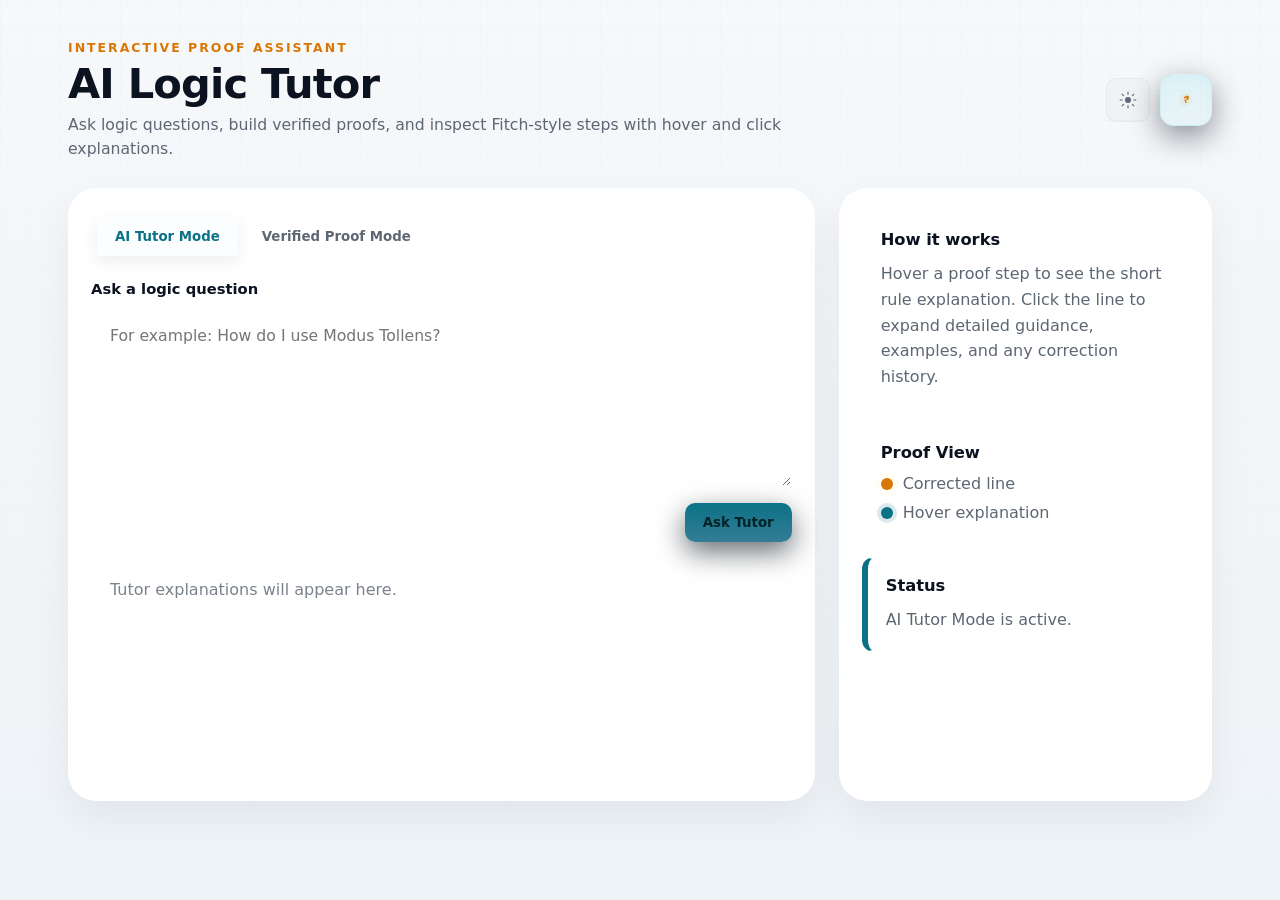
<file: Frontend/index.html>
<!DOCTYPE html>
<html lang="en">
<head>
  <meta charset="UTF-8" />
  <meta name="viewport" content="width=device-width, initial-scale=1.0" />
  <title>AI Logic Tutor</title>
  <link rel="stylesheet" href="styles.css" />
</head>
<body>
  <div class="app-shell">
    <header class="hero">
      <div>
        <p class="eyebrow">Interactive proof assistant</p>
        <h1>AI Logic Tutor</h1>
        <p class="subtitle">Ask logic questions, build verified proofs, and inspect Fitch-style steps with hover and click explanations.</p>
      </div>
      <div class="header-actions">
        <button class="theme-toggle" id="themeToggle" type="button" aria-pressed="false" aria-label="Toggle color theme">
          <!-- Sun icon (light mode) -->
          <svg class="icon icon-sun" width="18" height="18" viewBox="0 0 24 24" xmlns="http://www.w3.org/2000/svg" aria-hidden="true">
            <circle cx="12" cy="12" r="4" fill="currentColor" />
            <g stroke="currentColor" stroke-width="1.4" stroke-linecap="round">
              <line x1="12" y1="1.5" x2="12" y2="4.5" />
              <line x1="12" y1="19.5" x2="12" y2="22.5" />
              <line x1="1.5" y1="12" x2="4.5" y2="12" />
              <line x1="19.5" y1="12" x2="22.5" y2="12" />
              <line x1="4.2" y1="4.2" x2="6.2" y2="6.2" />
              <line x1="17.8" y1="17.8" x2="19.8" y2="19.8" />
              <line x1="4.2" y1="19.8" x2="6.2" y2="17.8" />
              <line x1="17.8" y1="6.2" x2="19.8" y2="4.2" />
            </g>
          </svg>

          <!-- Moon icon (dark mode) -->
          <svg class="icon icon-moon" width="18" height="18" viewBox="0 0 24 24" xmlns="http://www.w3.org/2000/svg" aria-hidden="true">
            <path d="M21 12.79A9 9 0 1111.21 3 7 7 0 0021 12.79z" fill="currentColor" />
            <path d="M14.5 8.5a4 4 0 11-5.6 5.6" stroke="rgba(255,255,255,0.18)" stroke-width="0.6" fill="none" />
          </svg>
        </button>

        <button class="help-button" id="helpButton" type="button" aria-label="Open help">
          <svg width="18" height="18" viewBox="0 0 24 24" xmlns="http://www.w3.org/2000/svg" aria-hidden="true">
            <circle cx="12" cy="12" r="9" fill="currentColor" opacity="0.06"/>
            <path d="M11 16h2v-2h-2v2zM12 7a3 3 0 00-3 3h2a1 1 0 112 0 1 1 0 01-1 1c-1 0-2 1-2 2v1h2v-1c0-.55.45-1 1-1a3 3 0 000-6z" fill="currentColor"/>
          </svg>
        </button>
      </div>
    </header>

    <main class="layout">
      <section class="panel mode-panel">
        <div class="mode-switch" role="tablist" aria-label="Tutor mode selector">
          <button class="mode-tab active" id="aiModeTab" type="button" aria-pressed="true">AI Tutor Mode</button>
          <button class="mode-tab" id="verifiedModeTab" type="button" aria-pressed="false">Verified Proof Mode</button>
        </div>

        <div class="mode-card active" id="aiTutorPanel">
          <div class="field-group">
            <label for="aiQuestion">Ask a logic question</label>
            <textarea id="aiQuestion" rows="6" placeholder="For example: How do I use Modus Tollens?"></textarea>
          </div>
          <div class="actions-row">
            <button class="primary-button" id="askTutorButton" type="button">Ask Tutor</button>
          </div>
          <div class="response-box" id="aiResponse" aria-live="polite">
            <div class="placeholder">Tutor explanations will appear here.</div>
          </div>
        </div>

        <div class="mode-card" id="verifiedProofPanel">
          <div class="field-group">
            <label for="premisesInput">Premises</label>
            <textarea id="premisesInput" rows="8" placeholder="Enter one premise per line, for example:\nP → Q\nQ → R\nP"></textarea>
          </div>
          <div class="field-group">
            <label for="goalInput">Goal</label>
            <textarea id="goalInput" rows="3" placeholder="For example: R"></textarea>
          </div>
          <div class="actions-row">
            <button class="primary-button" id="solveProofButton" type="button">Solve Verified Proof</button>
          </div>
          <div class="response-box proof-output" id="verifiedProofOutput" aria-live="polite">
            <div class="placeholder">Formatted Fitch-style proof will appear here.</div>
          </div>
        </div>
      </section>

      <aside class="panel info-panel">
        <div class="info-card">
          <h2>How it works</h2>
          <p>Hover a proof step to see the short rule explanation. Click the line to expand detailed guidance, examples, and any correction history.</p>
        </div>
        <div class="info-card">
          <h2>Proof View</h2>
          <div class="legend">
            <span><i class="swatch corrected"></i> Corrected line</span>
            <span><i class="swatch hovered"></i> Hover explanation</span>
          </div>
        </div>
        <div class="info-card status-card" id="statusCard">
          <h2>Status</h2>
          <p id="statusText">Ready to tutor.</p>
        </div>
      </aside>
    </main>
  </div>

  <div class="help-modal" id="helpModal" aria-hidden="true">
    <div class="help-modal-backdrop" data-help-close="backdrop"></div>
    <section class="help-modal-panel" role="dialog" aria-modal="true" aria-labelledby="helpModalTitle" tabindex="-1">
      <header class="help-modal-header">
        <div>
          <p class="help-kicker">Quick Guide</p>
          <h2 id="helpModalTitle">How To Use AI Logic Tutor</h2>
          <p class="help-subtitle">Everything you need to get clear answers and clean verified proofs.</p>
        </div>
        <button class="help-close-button" id="helpCloseButton" type="button" aria-label="Close help">✕</button>
      </header>

      <div class="help-grid">
        <article class="help-card">
          <h3><span class="help-icon">🧠</span> AI Tutor Mode</h3>
          <p>Ask conceptual logic questions and get concise teaching explanations from the tutor model.</p>
          <ul>
            <li>Type your question in the AI panel.</li>
            <li>Click Ask Tutor.</li>
            <li>Use Ctrl+Enter for faster submit.</li>
          </ul>
        </article>

        <article class="help-card">
          <h3><span class="help-icon">✅</span> Verified Proof Mode</h3>
          <p>Generate a validated Fitch-style proof with rule explanations and correction metadata.</p>
          <ul>
            <li>Enter one premise per line.</li>
            <li>Enter one goal formula.</li>
            <li>Click Solve Verified Proof.</li>
          </ul>
        </article>

        <article class="help-card">
          <h3><span class="help-icon">📘</span> Input Format Tips</h3>
          <p>Use standard propositional symbols for best parsing and validation.</p>
          <ul>
            <li>Implication: P → Q</li>
            <li>Negation: ¬P</li>
            <li>Disjunction: P ∨ Q</li>
            <li>Conjunction: P ∧ Q</li>
          </ul>
        </article>

        <article class="help-card">
          <h3><span class="help-icon">🔎</span> Reading Proof Lines</h3>
          <p>Each line can show short and detailed guidance to explain the logic behind the step.</p>
          <ul>
            <li>Hover for short explanation.</li>
            <li>Click to expand full teaching text.</li>
            <li>Goal line is highlighted in green.</li>
          </ul>
        </article>
      </div>
    </section>
  </div>

  <div class="tooltip" id="proofTooltip" role="tooltip" aria-hidden="true"></div>

  <script src="script.js"></script>
</body>
</html>
</file>
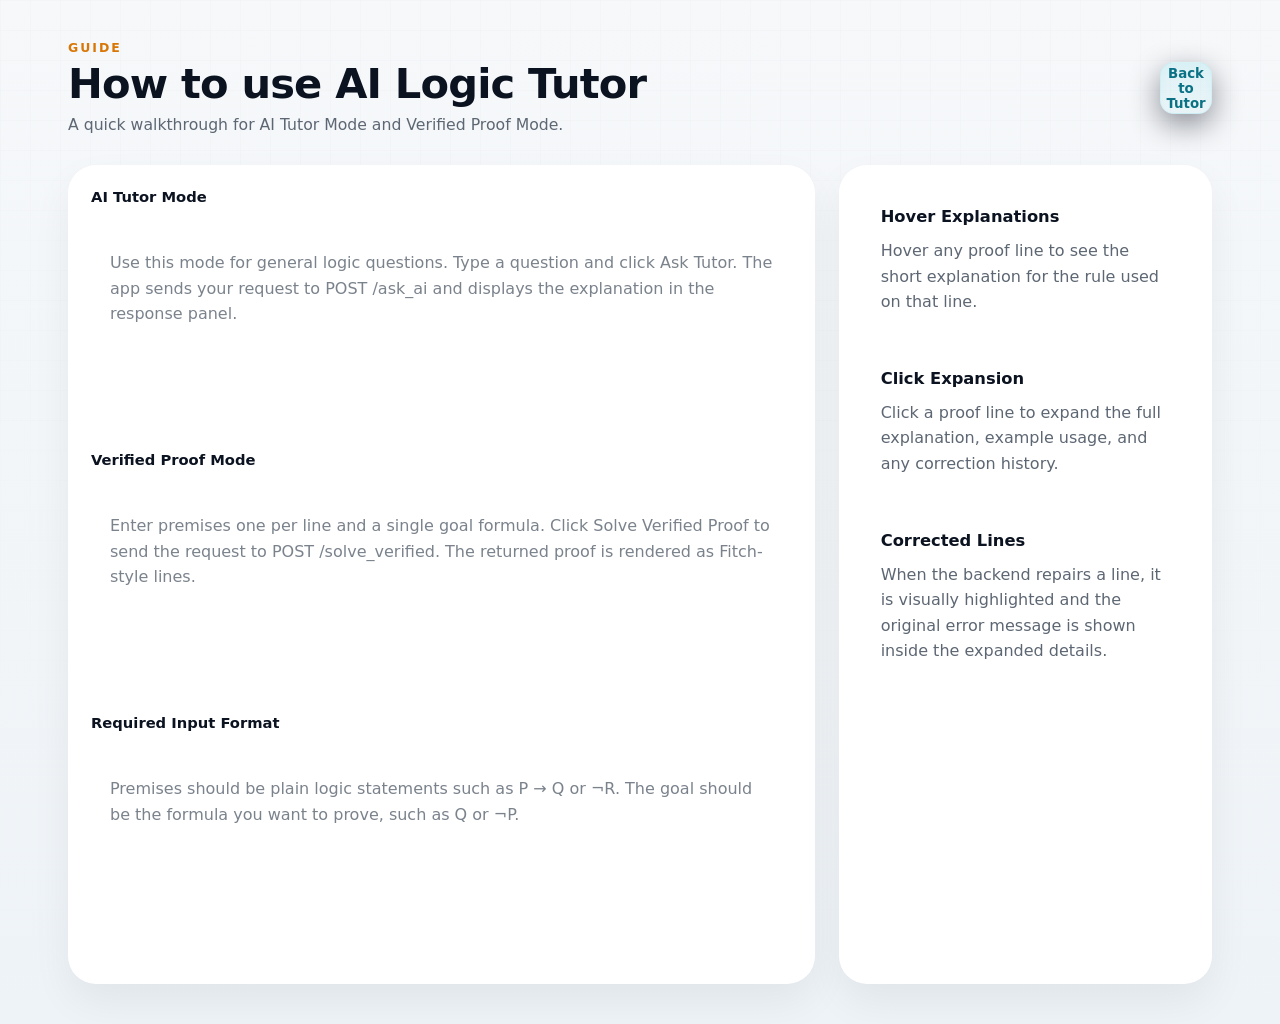
<file: Frontend/help.html>
<!DOCTYPE html>
<html lang="en">
<head>
  <meta charset="UTF-8" />
  <meta name="viewport" content="width=device-width, initial-scale=1.0" />
  <title>AI Logic Tutor Help</title>
  <link rel="stylesheet" href="styles.css" />
</head>
<body>
  <div class="app-shell">
    <header class="hero">
      <div>
        <p class="eyebrow">Guide</p>
        <h1>How to use AI Logic Tutor</h1>
        <p class="subtitle">A quick walkthrough for AI Tutor Mode and Verified Proof Mode.</p>
      </div>
      <button class="help-button" type="button" onclick="window.location.href='index.html'">Back to Tutor</button>
    </header>

    <main class="layout">
      <section class="panel mode-panel">
        <div class="mode-card active" style="display:grid;">
          <div class="field-group">
            <label>AI Tutor Mode</label>
            <div class="response-box">
              <p class="placeholder">Use this mode for general logic questions. Type a question and click Ask Tutor. The app sends your request to POST /ask_ai and displays the explanation in the response panel.</p>
            </div>
          </div>

          <div class="field-group">
            <label>Verified Proof Mode</label>
            <div class="response-box">
              <p class="placeholder">Enter premises one per line and a single goal formula. Click Solve Verified Proof to send the request to POST /solve_verified. The returned proof is rendered as Fitch-style lines.</p>
            </div>
          </div>

          <div class="field-group">
            <label>Required Input Format</label>
            <div class="response-box">
              <p class="placeholder">Premises should be plain logic statements such as P → Q or ¬R. The goal should be the formula you want to prove, such as Q or ¬P.</p>
            </div>
          </div>
        </div>
      </section>

      <aside class="panel info-panel">
        <div class="info-card">
          <h2>Hover Explanations</h2>
          <p>Hover any proof line to see the short explanation for the rule used on that line.</p>
        </div>
        <div class="info-card">
          <h2>Click Expansion</h2>
          <p>Click a proof line to expand the full explanation, example usage, and any correction history.</p>
        </div>
        <div class="info-card">
          <h2>Corrected Lines</h2>
          <p>When the backend repairs a line, it is visually highlighted and the original error message is shown inside the expanded details.</p>
        </div>
      </aside>
    </main>
  </div>
</body>
</html>
</file>
<file: Frontend/styles.css>
:root {
  /* Light theme (default) */
  --bg: #f6f8fa;
  --bg-2: #eef3f7;
  --surface: #ffffff;
  --surface-strong: #fbfdff;
  --text: #0b1220; /* dark text */
  --muted: #5d6773;
  --accent: #0b7285; /* teal-ish */
  --accent-2: #d97706; /* warm gold */
  --accent-soft: rgba(11,114,133,0.08);
  --line: rgba(11, 18, 32, 0.06);
  --shadow: 0 18px 40px rgba(11, 18, 32, 0.06);
  --mono: "Fira Mono", "SFMono-Regular", Consolas, Menlo, monospace;
  --sans: "Inter", "Segoe UI", system-ui, -apple-system, BlinkMacSystemFont, sans-serif;
}

/* Hide main app content while help modal is open to avoid overlap */
.help-open .app-shell {
  visibility: hidden;
}

/* Dark theme overrides */
.theme-dark {
  --bg: #0f1724; /* deep navy */
  --bg-2: #0b1220;
  --surface: rgba(255, 255, 255, 0.04);
  --surface-strong: rgba(255, 255, 255, 0.06);
  --text: #e6eef6;
  --muted: #9fb3c8;
  --accent: #4dd0e1; /* teal */
  --accent-2: #ffd166; /* warm gold */
  --accent-soft: rgba(77, 208, 225, 0.08);
  --line: rgba(255, 255, 255, 0.06);
  --shadow: 0 18px 50px rgba(2, 6, 23, 0.6);
}

* {
  box-sizing: border-box;
}

html,
body {
  margin: 0;
  min-height: 100%;
}

body {
  font-family: var(--sans);
  color: var(--text);
  background: linear-gradient(180deg, var(--bg), var(--bg-2));
  -webkit-font-smoothing: antialiased;
  -moz-osx-font-smoothing: grayscale;
}

body::before {
  content: "";
  position: fixed;
  inset: 0;
  pointer-events: none;
  background-image: linear-gradient(rgba(23, 33, 43, 0.03) 1px, transparent 1px), linear-gradient(90deg, rgba(23, 33, 43, 0.03) 1px, transparent 1px);
  background-size: 30px 30px;
  mask-image: linear-gradient(180deg, rgba(0, 0, 0, 0.4), transparent 88%);
}

.app-shell {
  position: relative;
  z-index: 1;
  max-width: 1200px;
  margin: 0 auto;
  padding: 40px 28px;
}

.hero {
  display: flex;
  justify-content: space-between;
  gap: 24px;
  align-items: center;
  margin-bottom: 28px;
}

.eyebrow {
  margin: 0 0 8px;
  font-size: 0.78rem;
  font-weight: 700;
  letter-spacing: 0.16em;
  text-transform: uppercase;
  color: var(--accent-2);
}

h1 {
  margin: 0;
  font-size: clamp(1.8rem, 3.6vw, 2.6rem);
  line-height: 1.02;
  letter-spacing: -0.02em;
  color: var(--text);
  font-weight: 800;
}

.subtitle {
  max-width: 720px;
  margin: 8px 0 0;
  color: var(--muted);
  font-size: 0.98rem;
  line-height: 1.5;
}

.help-button,
.mode-tab,
.primary-button {
  border: 0;
  font-family: inherit;
  font-weight: 700;
  cursor: pointer;
  transition: transform 0.12s ease, box-shadow 0.12s ease, background 0.12s ease, color 0.12s ease;
}

.header-actions {
  display: inline-flex;
  gap: 10px;
  align-items: center;
}

.help-button {
  width: 52px;
  height: 52px;
  border-radius: 14px;
  display: inline-flex;
  align-items: center;
  justify-content: center;
  background: linear-gradient(180deg, rgba(77,208,225,0.14), rgba(77,208,225,0.06));
  color: var(--accent);
  box-shadow: 0 10px 30px rgba(2, 6, 23, 0.45), 0 2px 8px rgba(77,208,225,0.06) inset;
  border: 1px solid rgba(77,208,225,0.12);
}

.help-button svg {
  color: var(--accent-2);
}

.theme-toggle {
  width: 44px;
  height: 44px;
  border-radius: 10px;
  display: inline-flex;
  align-items: center;
  justify-content: center;
  background: rgba(11,18,32,0.02);
  border: 1px solid rgba(11,18,32,0.04);
  color: var(--muted);
}

.theme-toggle .icon-sun,
.theme-toggle .icon-moon {
  color: var(--muted);
}

/* Icon crossfade and transform */
.theme-toggle .icon {
  position: absolute;
  transition: transform 260ms cubic-bezier(.2,.9,.2,1), opacity 220ms ease;
  opacity: 1;
}
.theme-toggle { position: relative; }
.theme-toggle .icon-moon { opacity: 0; transform: rotate(10deg) scale(0.9); }
.theme-dark .theme-toggle .icon-moon { opacity: 1; transform: rotate(0deg) scale(1); }
.theme-dark .theme-toggle .icon-sun { opacity: 0; transform: rotate(-15deg) scale(0.8); }

/* Input focus accent line */
textarea, input[type="text"], input[type="search"], input[type="email"] {
  transition: box-shadow 180ms ease, border-color 160ms ease, transform 120ms ease;
}

textarea:focus, input[type="text"]:focus, input[type="search"]:focus, input[type="email"]:focus {
  outline: none;
  border-color: var(--accent);
  /* inset bottom accent line */
  box-shadow: inset 0 -4px 0 0 var(--accent);
}

/* Make sure help modal text uses theme colors */
.help-modal, .help-modal * {
  color: var(--text);
}

/* Small polish */
.primary-button:hover { transform: translateY(-3px); }
.help-button:hover { transform: translateY(-3px) scale(1.02); }

/* Help modal theming and backdrop */
.help-modal {
  position: fixed;
  inset: 0;
  display: none;
  align-items: center;
  justify-content: center;
  z-index: 60;
}

.help-modal.open { display: flex; }

.help-modal-backdrop {
  position: absolute;
  inset: 0;
  background: rgba(11,18,32,0.32);
}

.theme-dark .help-modal-backdrop {
  background: rgba(2,6,23,0.7);
}

.help-modal-panel {
  position: relative;
  width: min(920px, 94%);
  max-height: 84vh;
  overflow: auto;
  border-radius: 12px;
  padding: 18px 20px;
  background: var(--surface-strong);
  color: var(--text);
  border: 1px solid var(--line);
  box-shadow: var(--shadow);
}

.help-modal-panel h2,
.help-modal-panel p,
.help-modal-panel li {
  color: var(--text);
}

.help-button:hover,
.mode-tab:hover,
.primary-button:hover {
  transform: translateY(-1px);
}

.layout {
  display: grid;
  grid-template-columns: minmax(0, 1.8fr) minmax(280px, 0.9fr);
  gap: 24px;
}

.panel {
  background: var(--surface);
  border: 1px solid rgba(255, 255, 255, 0.65);
  border-radius: 28px;
  box-shadow: var(--shadow);
  backdrop-filter: blur(18px);
}

.mode-panel {
  padding: 22px;
}

.mode-switch {
  display: inline-flex;
  padding: 6px;
  gap: 6px;
  border-radius: 999px;
  background: rgba(255,255,255,0.02);
  margin-bottom: 18px;
}

.mode-tab {
  padding: 12px 18px;
  background: transparent;
  color: var(--muted);
}

.mode-tab.active {
  background: var(--surface-strong);
  color: var(--accent);
  box-shadow: 0 6px 16px rgba(23, 33, 43, 0.08);
}

.mode-card {
  display: none;
  gap: 16px;
  animation: fadeIn 0.18s ease;
}

.mode-card.active {
  display: grid;
}

.field-group {
  display: grid;
  gap: 10px;
}

.field-group label {
  font-size: 0.92rem;
  font-weight: 700;
  color: var(--text);
}

textarea {
  width: 100%;
  resize: vertical;
  min-height: 92px;
  padding: 16px 18px;
  border-radius: 12px;
  border: 1px solid rgba(255,255,255,0.06);
  background: rgba(255,255,255,0.03);
  color: var(--text);
  font: 500 0.98rem/1.55 var(--sans);
  outline: none;
  transition: border-color 0.12s ease, box-shadow 0.12s ease, transform 0.12s ease;
}

textarea:focus {
  border-color: rgba(31, 111, 139, 0.55);
  box-shadow: 0 0 0 4px rgba(31, 111, 139, 0.12);
}

.actions-row {
  display: flex;
  justify-content: flex-end;
}

.primary-button {
  padding: 12px 18px;
  border-radius: 10px;
  background: linear-gradient(180deg, var(--accent), rgba(31,111,139,0.9));
  color: #042328;
  box-shadow: 0 10px 28px rgba(3,12,20,0.6), 0 2px 6px rgba(77,208,225,0.06) inset;
}

.primary-button:disabled,
.help-button:disabled {
  opacity: 0.7;
  cursor: wait;
}

.response-box {
  min-height: 220px;
  border-radius: 14px;
  border: 1px solid rgba(255,255,255,0.04);
  background: rgba(255,255,255,0.02);
  padding: 18px;
  overflow: auto;
}

.placeholder {
  color: rgba(93, 103, 115, 0.82);
  line-height: 1.6;
}

.info-panel {
  padding: 22px;
  display: grid;
  gap: 16px;
  align-content: start;
}

.info-card {
  padding: 18px;
  border-radius: 12px;
  background: rgba(255,255,255,0.02);
  border: 1px solid rgba(255,255,255,0.03);
}

.info-card h2 {
  margin: 0 0 12px;
  font-size: 1.02rem;
}

.info-card p {
  margin: 0;
  color: var(--muted);
  line-height: 1.6;
}

.legend {
  display: grid;
  gap: 10px;
  color: var(--muted);
}

.legend span {
  display: flex;
  align-items: center;
  gap: 10px;
}

.swatch {
  width: 12px;
  height: 12px;
  border-radius: 999px;
  display: inline-block;
}

.swatch.corrected {
  background: var(--accent-2);
  box-shadow: 0 0 0 6px rgba(255,209,102,0.06);
}

.swatch.hovered {
  background: var(--accent);
  box-shadow: 0 0 0 4px rgba(31, 111, 139, 0.16);
}

.proof-output {
  display: grid;
  gap: 12px;
}

.proof-strategy {
  margin-top: 6px;
  padding: 14px 16px;
  border-radius: 14px;
  border: 1px solid rgba(23, 33, 43, 0.1);
  background: rgba(255, 255, 255, 0.8);
}

.proof-meta {
  display: flex;
  justify-content: flex-start;
}

.difficulty-pill {
  display: inline-flex;
  align-items: center;
  padding: 6px 12px;
  border-radius: 999px;
  border: 1px solid rgba(23, 33, 43, 0.14);
  background: rgba(255, 255, 255, 0.8);
  color: var(--text);
  font-size: 0.84rem;
  font-weight: 800;
  letter-spacing: 0.01em;
}

.proof-line {
  position: relative;
  display: grid;
  grid-template-columns: 64px 1fr 170px;
  gap: 12px;
  align-items: start;
  padding: 14px 16px;
  border-radius: 12px;
  border: 1px solid rgba(255,255,255,0.04);
  background: linear-gradient(180deg, rgba(255,255,255,0.02), rgba(255,255,255,0.01));
  cursor: pointer;
  transition: transform 0.12s ease, box-shadow 0.12s ease, border-color 0.12s ease;
}

.proof-line:hover {
  transform: translateY(-4px);
  box-shadow: 0 20px 40px rgba(2,6,23,0.6);
  border-color: rgba(77,208,225,0.12);
}

.proof-line.ref-highlight {
  background: rgba(31, 111, 139, 0.12);
  border-color: rgba(31, 111, 139, 0.5);
  box-shadow: 0 0 0 2px rgba(31, 111, 139, 0.16);
}

.proof-line.corrected {
  border-left: 6px solid var(--accent-2);
  background: linear-gradient(90deg, rgba(255,209,102,0.06), rgba(255,255,255,0.01));
}

.proof-line.goal-achieved {
  border: 2px solid #2f9e44;
  box-shadow: 0 10px 20px rgba(47, 158, 68, 0.16);
}

.goal-achieved-badge {
  grid-column: 1 / -1;
  justify-self: end;
}

.goal-icon {
  display: inline-flex;
  align-items: center;
  gap: 6px;
  padding: 4px 10px;
  border-radius: 999px;
  background: rgba(47, 158, 68, 0.14);
  color: #1b5e20;
  font-size: 0.78rem;
  font-weight: 800;
}

.proof-line.expanded {
  box-shadow: 0 16px 30px rgba(21, 31, 44, 0.1);
}

.proof-line .line-number {
  font-family: var(--mono);
  font-weight: 700;
  color: var(--accent);
}

.proof-line .formula {
  font-family: var(--mono);
  font-size: 0.98rem;
  line-height: 1.45;
  white-space: pre-wrap;
}

.proof-line .rule-pill {
  padding: 8px 12px;
  border-radius: 999px;
  background: rgba(77,208,225,0.06);
  color: var(--accent);
  font-size: 0.82rem;
  font-weight: 800;
  white-space: normal;
  text-align: right;
  max-width: 260px;
}

.proof-details {
  grid-column: 1 / -1;
  display: none;
  gap: 10px;
  margin-top: 10px;
  padding-top: 12px;
  border-top: 1px solid rgba(255,255,255,0.03);
}

.proof-line.expanded .proof-details {
  display: grid;
}

.detail-block {
  display: grid;
  gap: 6px;
}

.detail-label {
  font-size: 0.75rem;
  text-transform: uppercase;
  letter-spacing: 0.12em;
  color: var(--muted);
  font-weight: 800;
}

.detail-text,
.detail-list {
  color: var(--text);
  font-size: 0.95rem;
  line-height: 1.6;
}

.detail-pattern {
  color: var(--text);
  font-size: 0.95rem;
  line-height: 1.65;
  padding: 10px 12px;
  border-radius: 10px;
  background: rgba(23, 33, 43, 0.04);
  border: 1px solid rgba(23, 33, 43, 0.08);
  white-space: normal;
}

.detail-list {
  margin: 0;
  padding-left: 20px;
}

.tooltip {
  position: fixed;
  z-index: 50;
  max-width: 340px;
  padding: 12px 14px;
  border-radius: 14px;
  background: rgba(14, 20, 28, 0.94);
  color: #fff;
  box-shadow: 0 16px 40px rgba(0, 0, 0, 0.22);
  font-size: 0.9rem;
  line-height: 1.5;
  pointer-events: none;
  opacity: 0;
  transform: translateY(6px);
  transition: opacity 0.14s ease, transform 0.14s ease;
}

.help-modal {
  position: fixed;
  inset: 0;
  z-index: 80;
  display: none;
}

.help-modal.open {
  display: grid;
  place-items: center;
}

.help-modal-backdrop {
  position: absolute;
  inset: 0;
  background: rgba(11,18,32,0.32);
  backdrop-filter: blur(4px);
}

.theme-dark .help-modal-backdrop {
  background: rgba(2,6,23,0.72);
}

.help-modal-panel {
  position: relative;
  width: min(980px, calc(100vw - 32px));
  max-height: min(84vh, 920px);
  overflow: auto;
  border-radius: 20px;
  border: 1px solid var(--line);
  box-shadow: var(--shadow);
  background: linear-gradient(180deg, var(--surface-strong), var(--surface));
  padding: 20px;
  animation: modalRise 0.22s ease;
}

.help-modal-header {
  display: flex;
  align-items: flex-start;
  justify-content: space-between;
  gap: 16px;
  margin-bottom: 14px;
}

.help-kicker {
  margin: 0;
  color: var(--accent);
  font-size: 0.76rem;
  letter-spacing: 0.14em;
  text-transform: uppercase;
  font-weight: 800;
}

.help-modal-header h2 {
  margin: 8px 0 0;
  font-size: clamp(1.4rem, 2.7vw, 2.15rem);
  line-height: 1.05;
  letter-spacing: -0.02em;
}

.help-subtitle {
  margin: 10px 0 0;
  color: var(--muted);
  line-height: 1.55;
}

.help-close-button {
  border: 0;
  width: 40px;
  height: 40px;
  border-radius: 12px;
  background: rgba(23, 33, 43, 0.08);
  color: var(--text);
  font-size: 1.06rem;
  font-weight: 900;
  cursor: pointer;
  transition: transform 0.16s ease, background 0.16s ease;
}

.help-close-button:hover {
  transform: translateY(-1px);
  background: rgba(23, 33, 43, 0.14);
}

.help-grid {
  display: grid;
  grid-template-columns: repeat(2, minmax(0, 1fr));
  gap: 14px;
}

.help-card {
  padding: 16px;
  border-radius: 12px;
  border: 1px solid var(--line);
  background: var(--surface);
  box-shadow: 0 8px 24px rgba(2,6,23,0.06);
}

.help-card h3 {
  margin: 0 0 10px;
  font-size: 1.02rem;
  display: flex;
  align-items: center;
  gap: 8px;
}

.help-icon {
  display: inline-grid;
  place-items: center;
  width: 28px;
  height: 28px;
  border-radius: 8px;
  background: var(--accent-soft);
  font-size: 0.95rem;
  color: var(--accent);
}

.help-card p {
  margin: 0 0 10px;
  color: var(--muted);
  line-height: 1.55;
}

.help-card ul {
  margin: 0;
  padding-left: 20px;
  color: var(--text);
  line-height: 1.55;
}

@keyframes modalRise {
  from {
    opacity: 0;
    transform: translateY(18px) scale(0.98);
  }
  to {
    opacity: 1;
    transform: translateY(0) scale(1);
  }
}

.tooltip.visible {
  opacity: 1;
  transform: translateY(0);
}

.output-title {
  margin: 0 0 12px;
  font-size: 1rem;
  font-weight: 800;
}

.status-card {
  border-left: 6px solid var(--accent);
}

.ai-answer {
  white-space: pre-wrap;
  line-height: 1.65;
  color: var(--text);
}

.ai-answer p {
  margin: 0 0 12px;
}

.ai-answer ul {
  margin: 12px 0;
  padding-left: 20px;
}

.ai-answer code,
.formula-inline {
  font-family: var(--mono);
  background: rgba(31, 111, 139, 0.1);
  padding: 2px 6px;
  border-radius: 8px;
}

@keyframes fadeIn {
  from {
    opacity: 0;
    transform: translateY(8px);
  }
  to {
    opacity: 1;
    transform: translateY(0);
  }
}

@media (max-width: 1024px) {
  .layout {
    grid-template-columns: 1fr;
  }

  .info-panel {
    grid-template-columns: repeat(3, minmax(0, 1fr));
  }
}

@media (max-width: 760px) {
  .app-shell {
    padding: 18px;
  }

  .hero {
    flex-direction: column;
  }

  .mode-switch {
    width: 100%;
  }

  .mode-tab {
    flex: 1;
  }

  .proof-line {
    grid-template-columns: 58px 1fr;
  }

  .proof-line .rule-pill {
    grid-column: 1 / -1;
    justify-self: start;
    max-width: none;
    text-align: left;
  }

  .info-panel {
    grid-template-columns: 1fr;
  }

  .help-modal-panel {
    width: calc(100vw - 20px);
    max-height: calc(100vh - 20px);
    border-radius: 18px;
    padding: 18px;
  }

  .help-grid {
    grid-template-columns: 1fr;
  }
}
</file>
